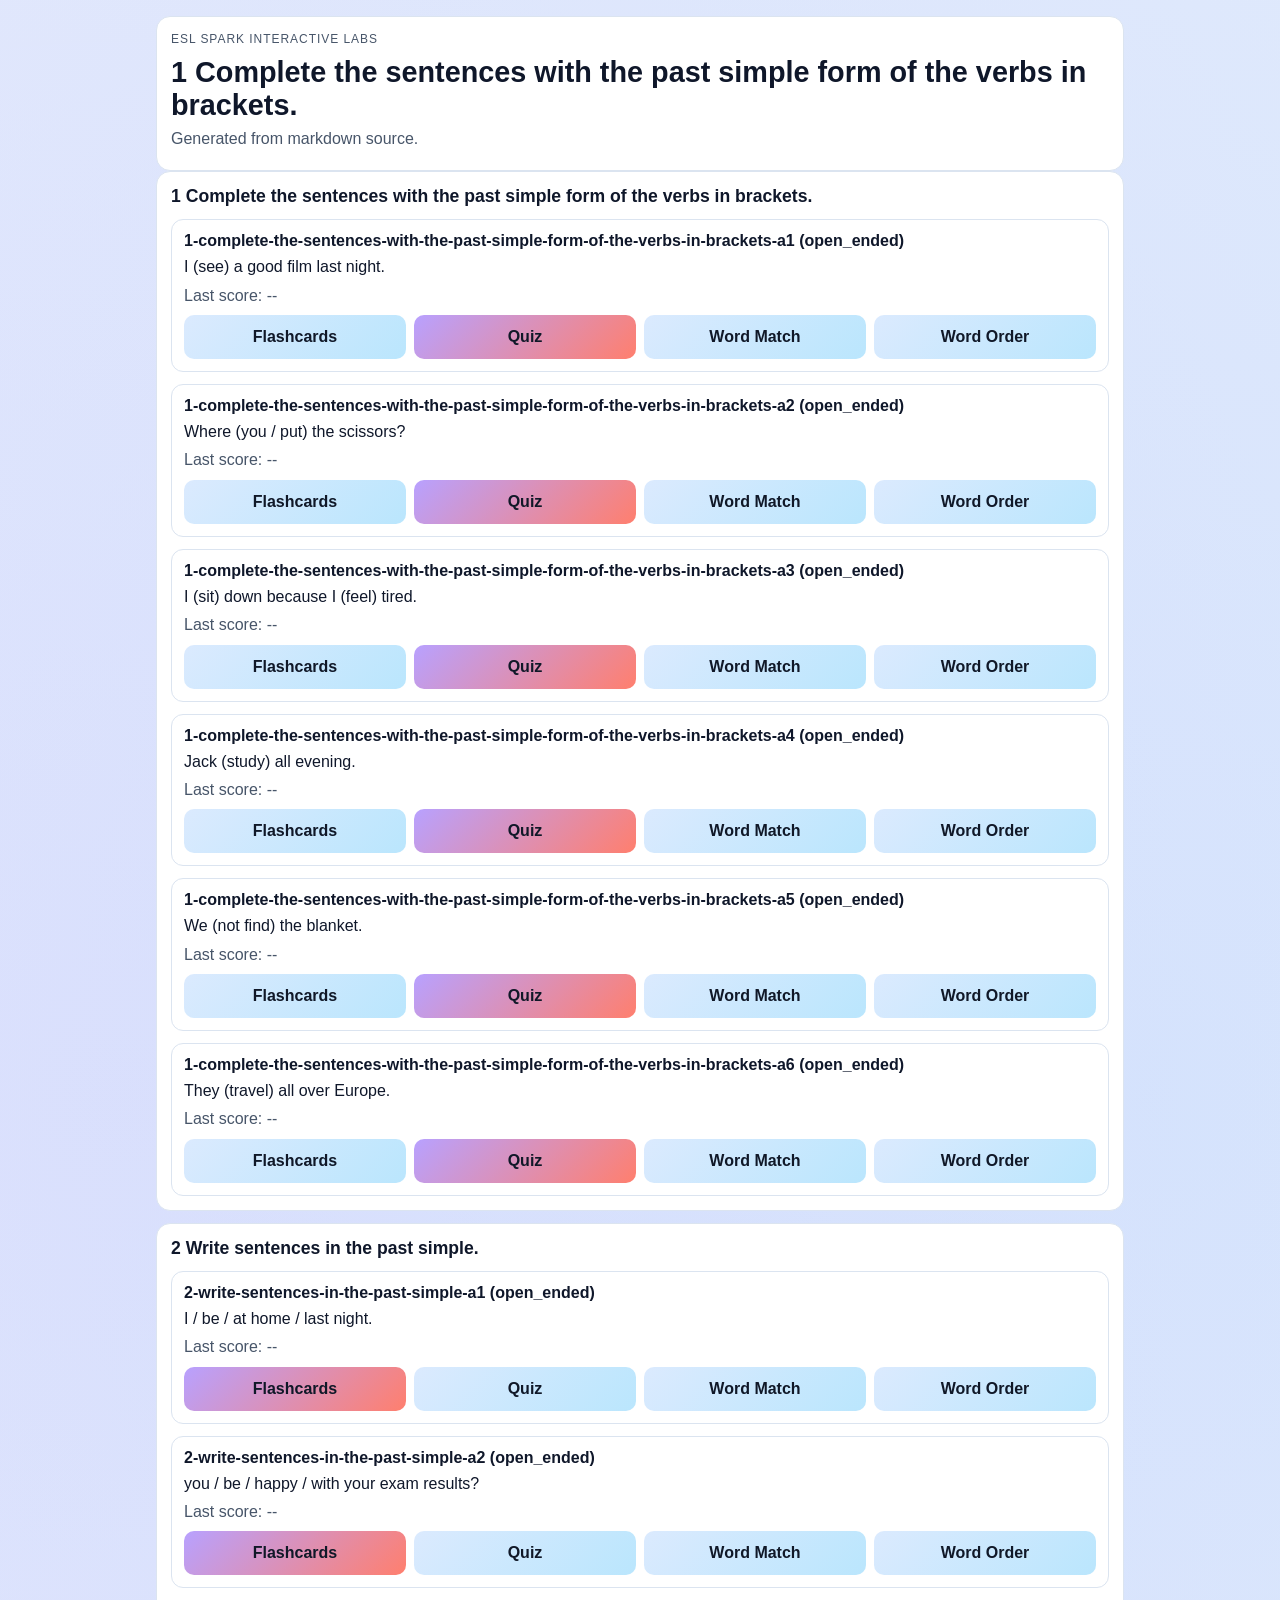
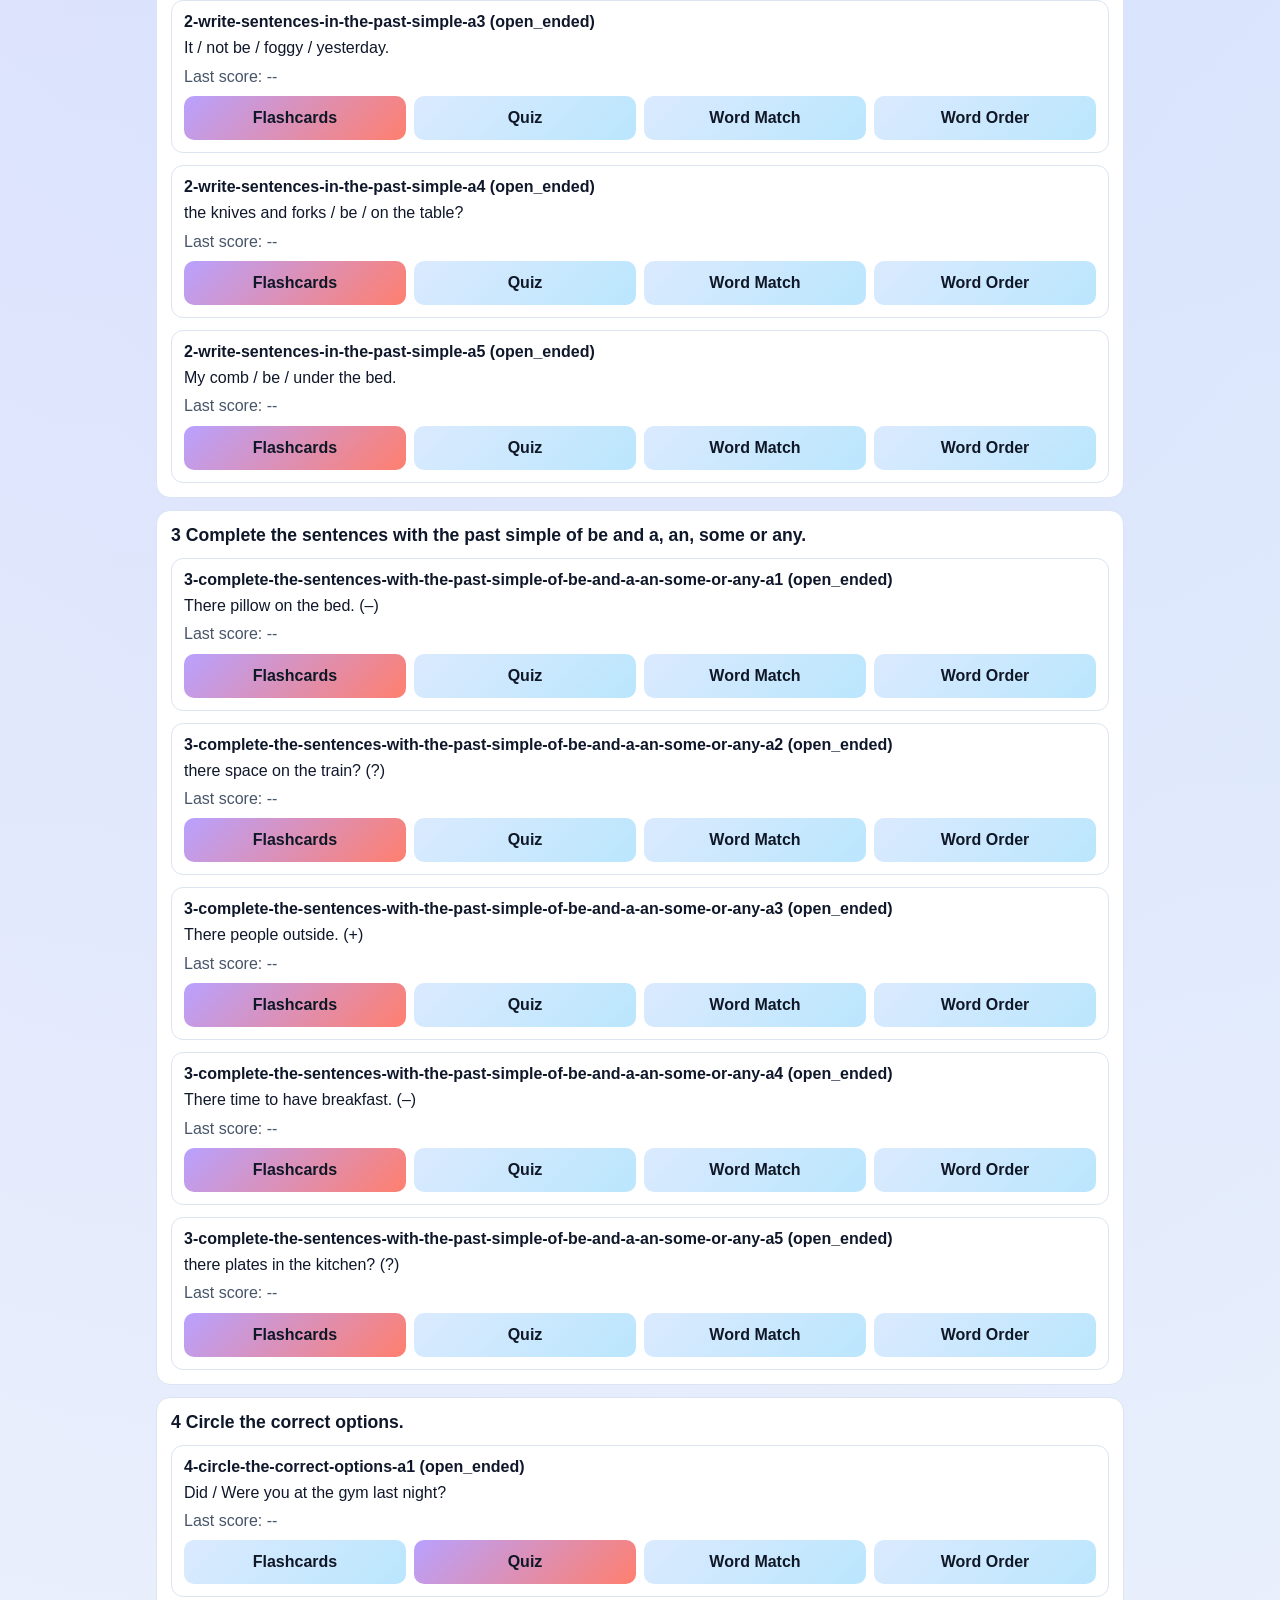
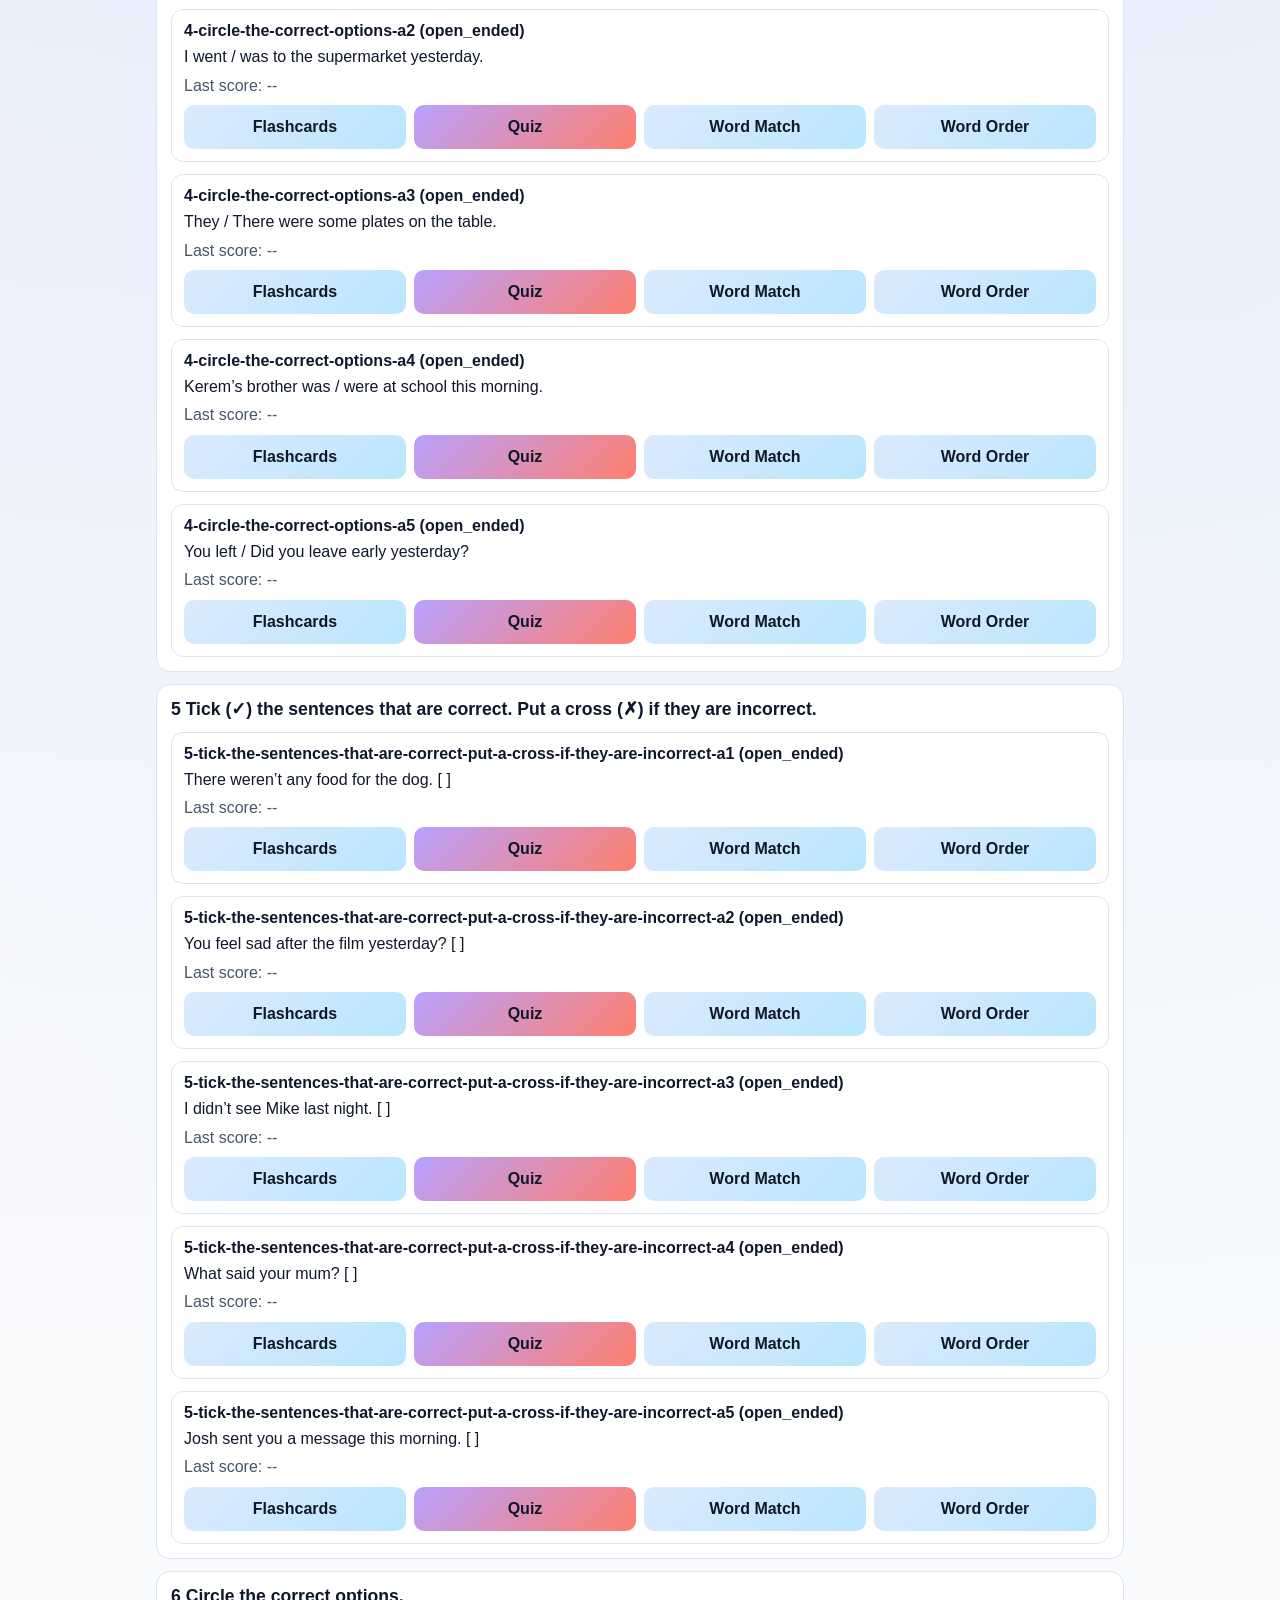
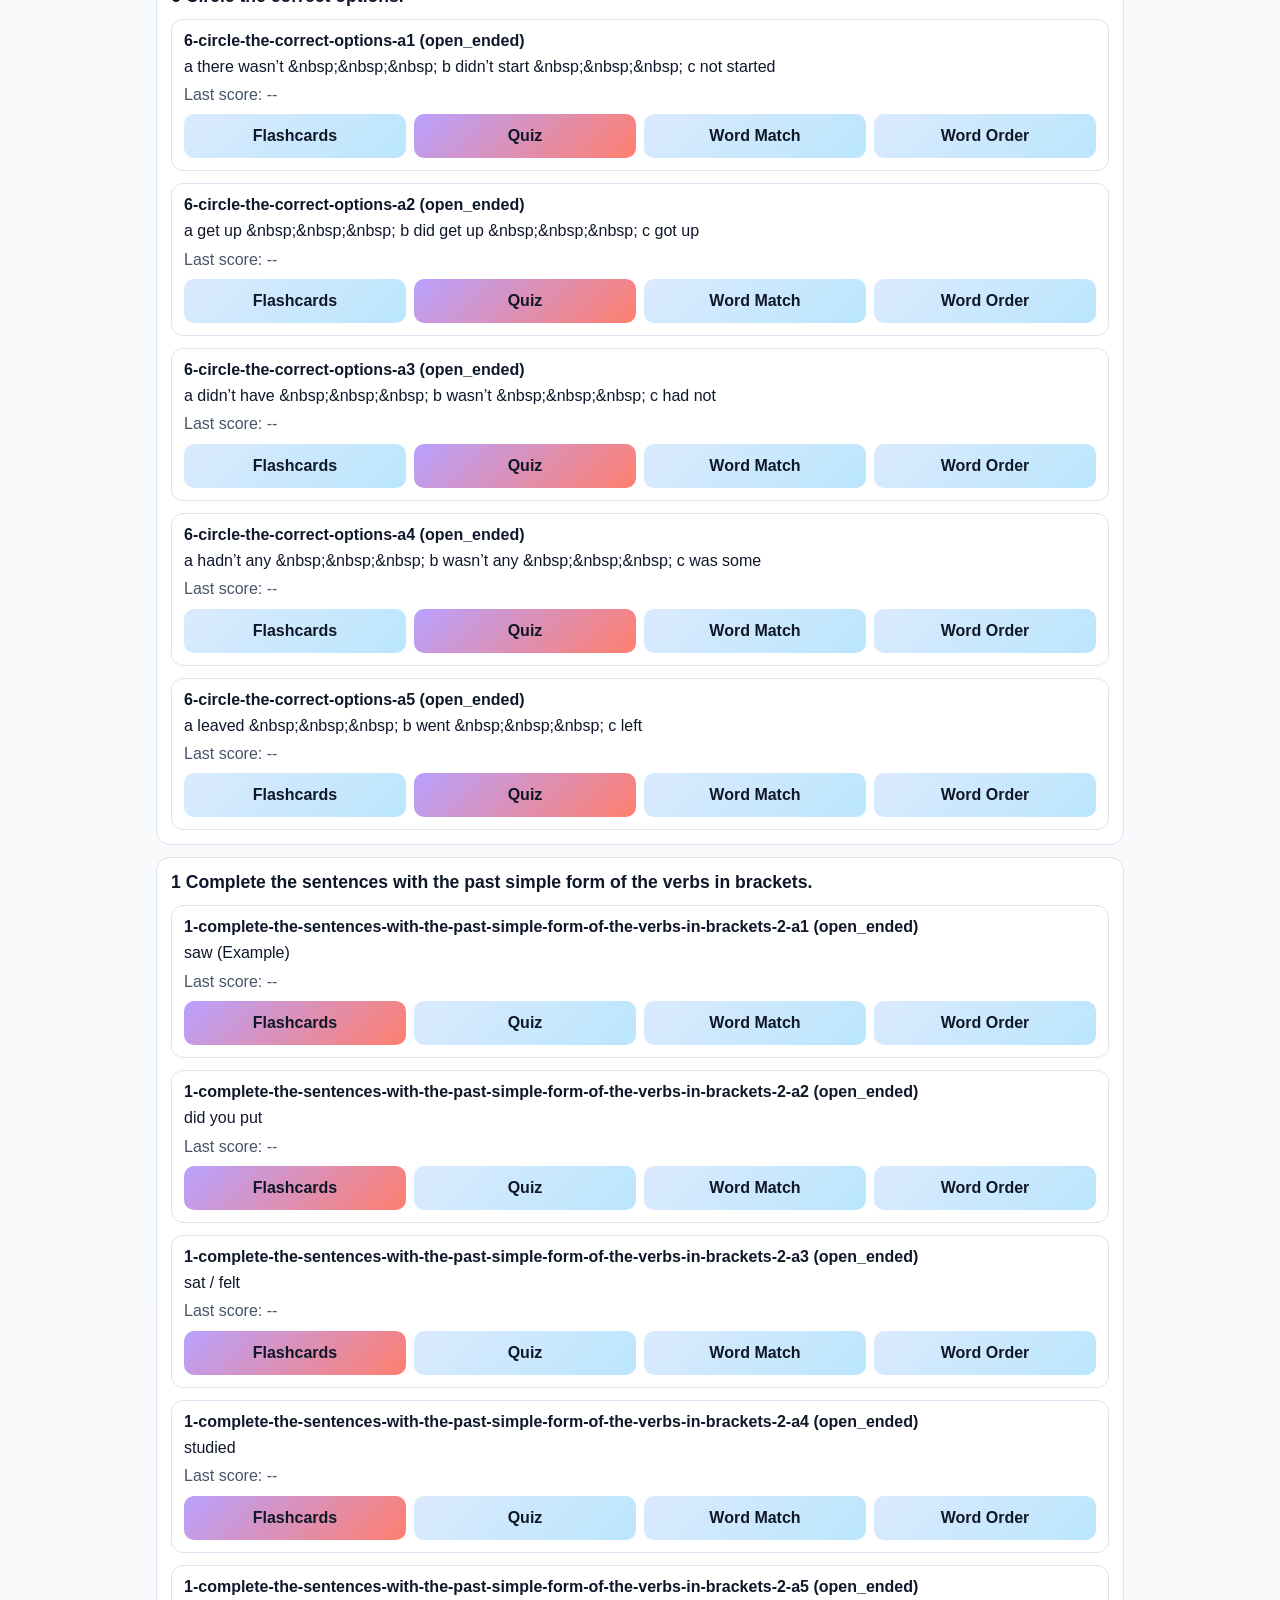
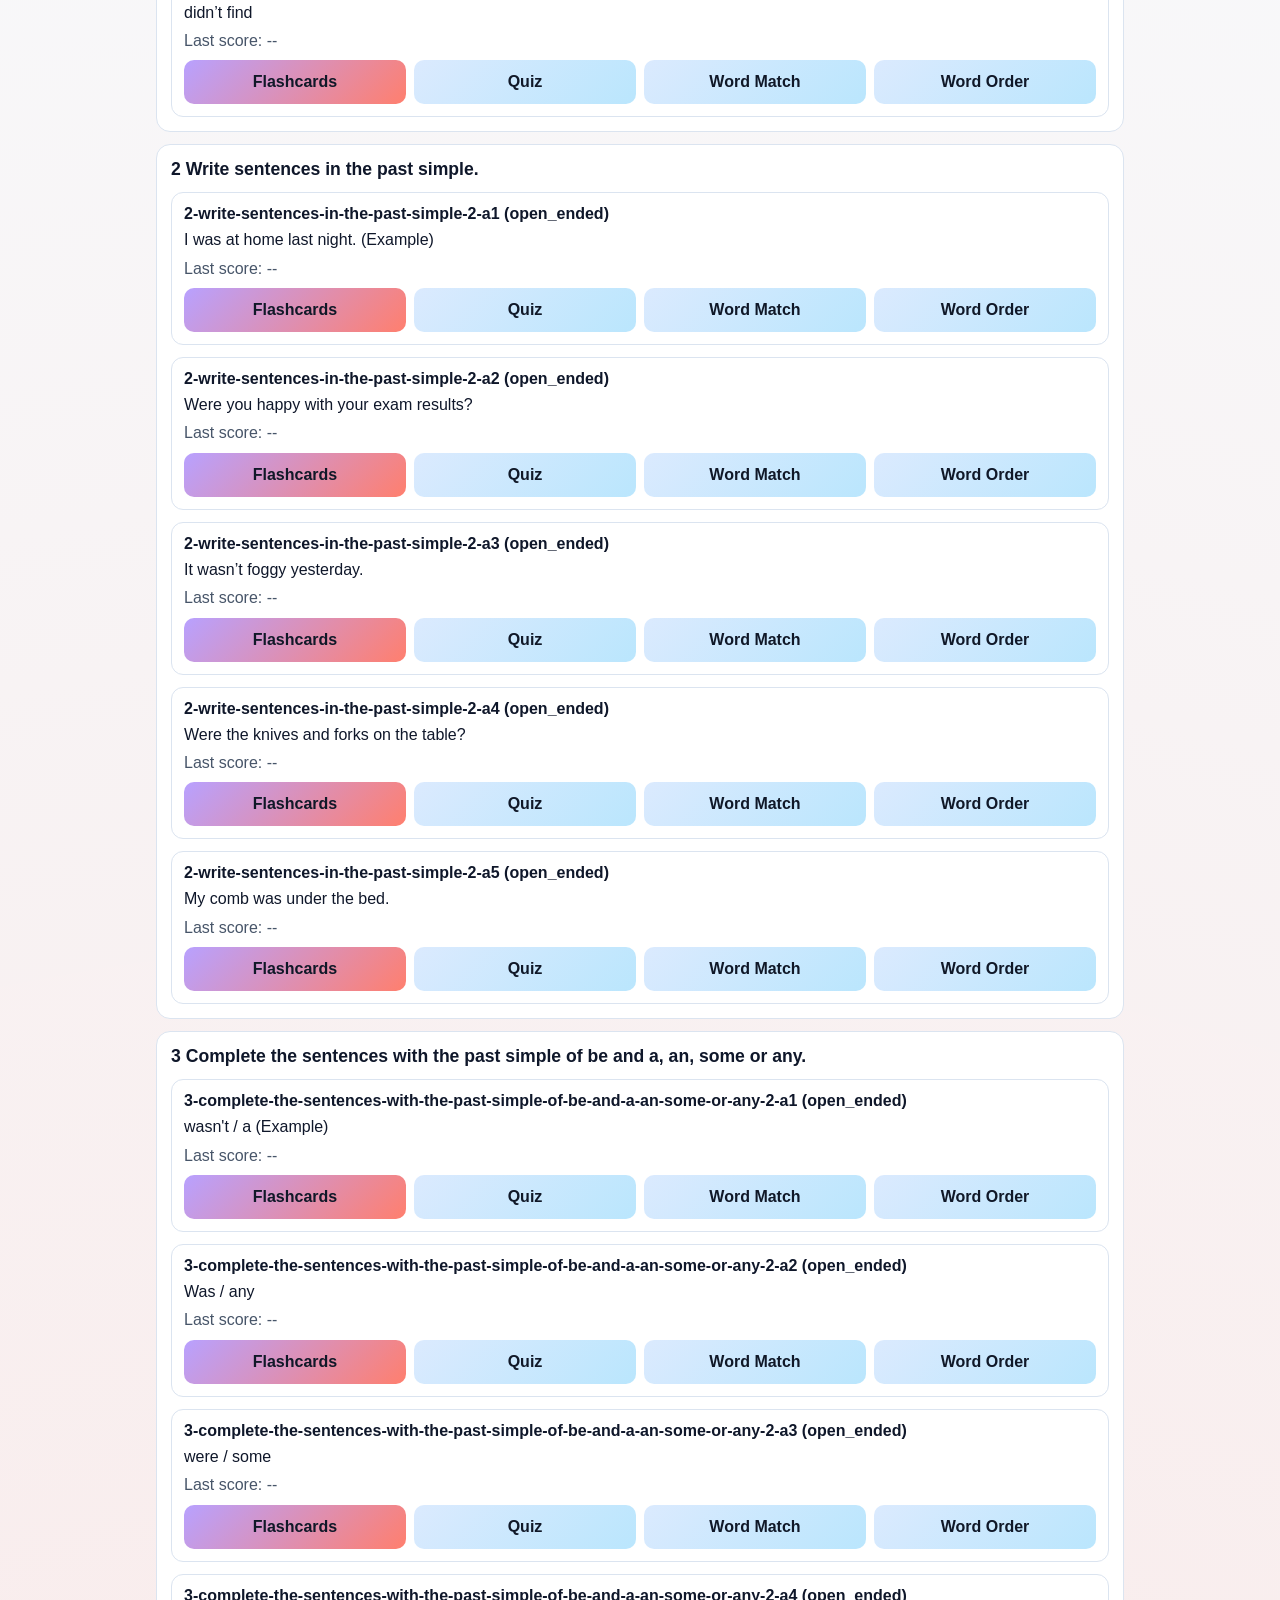
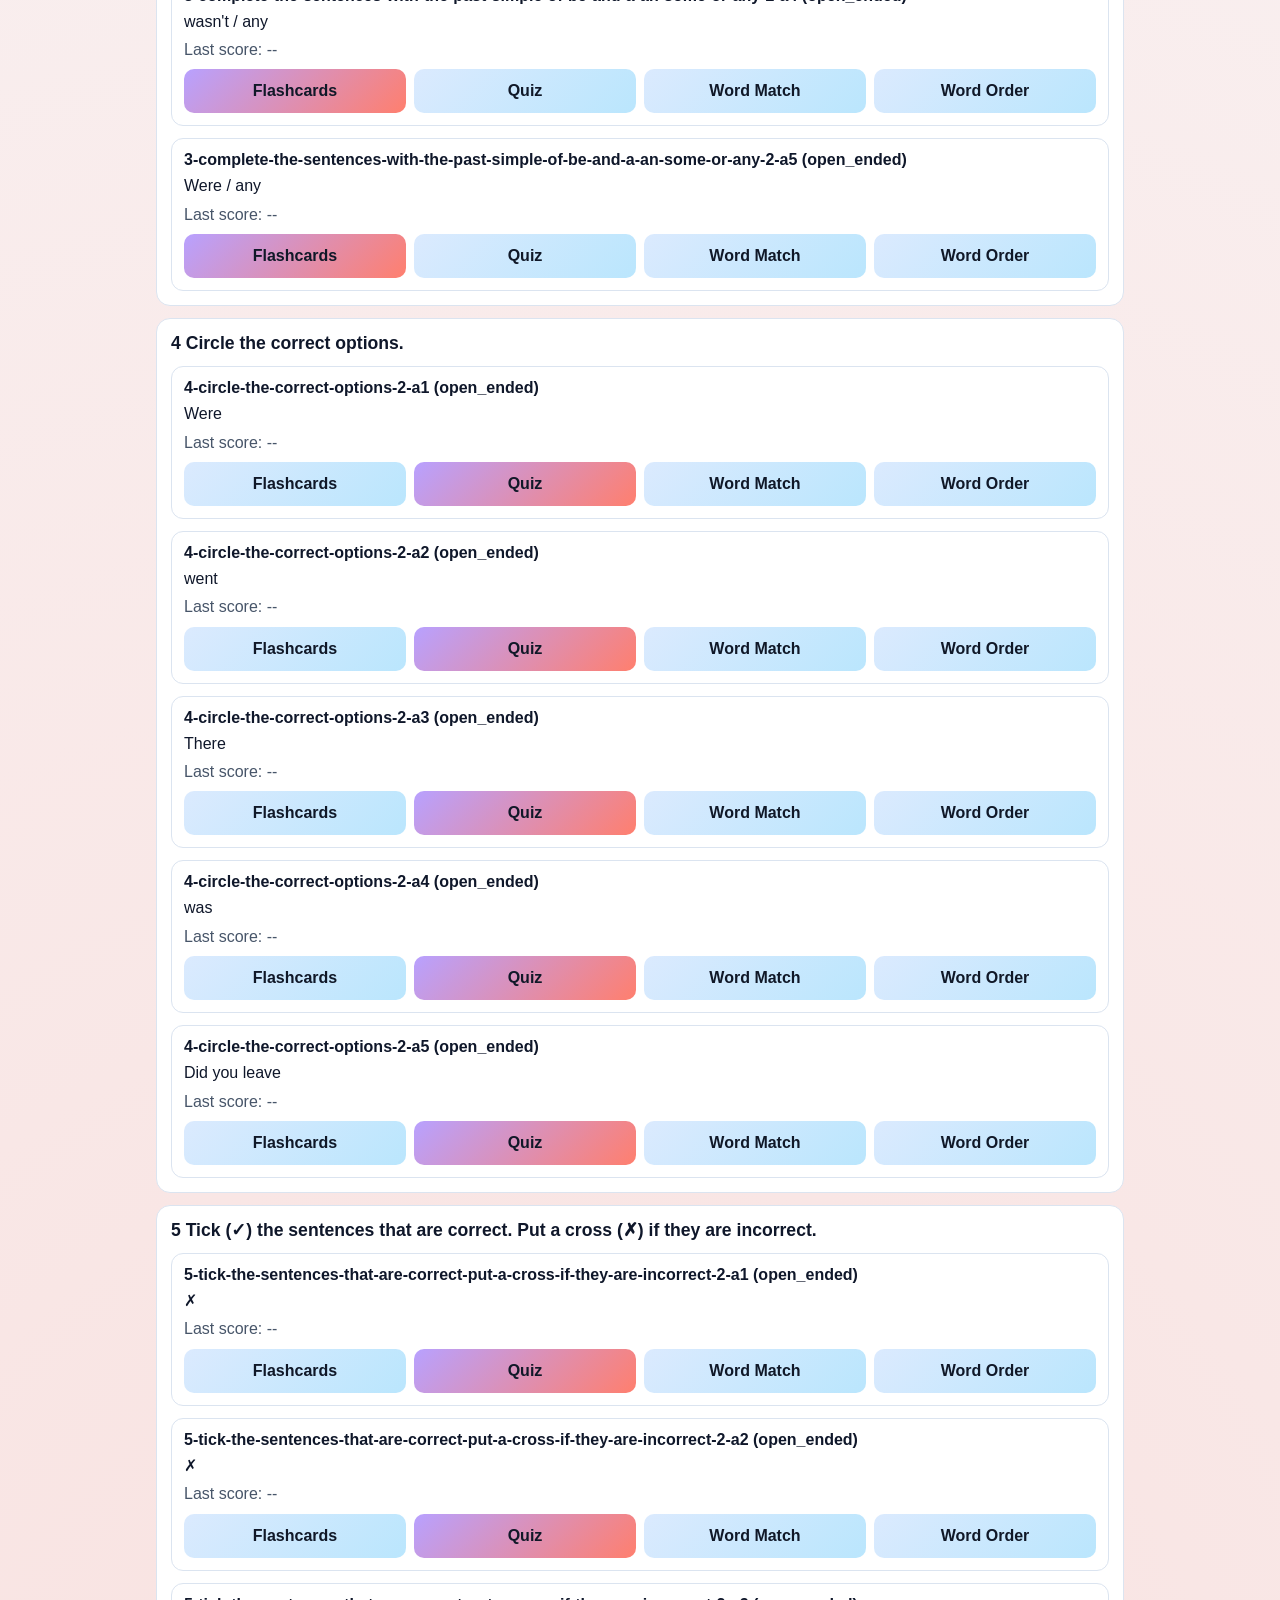
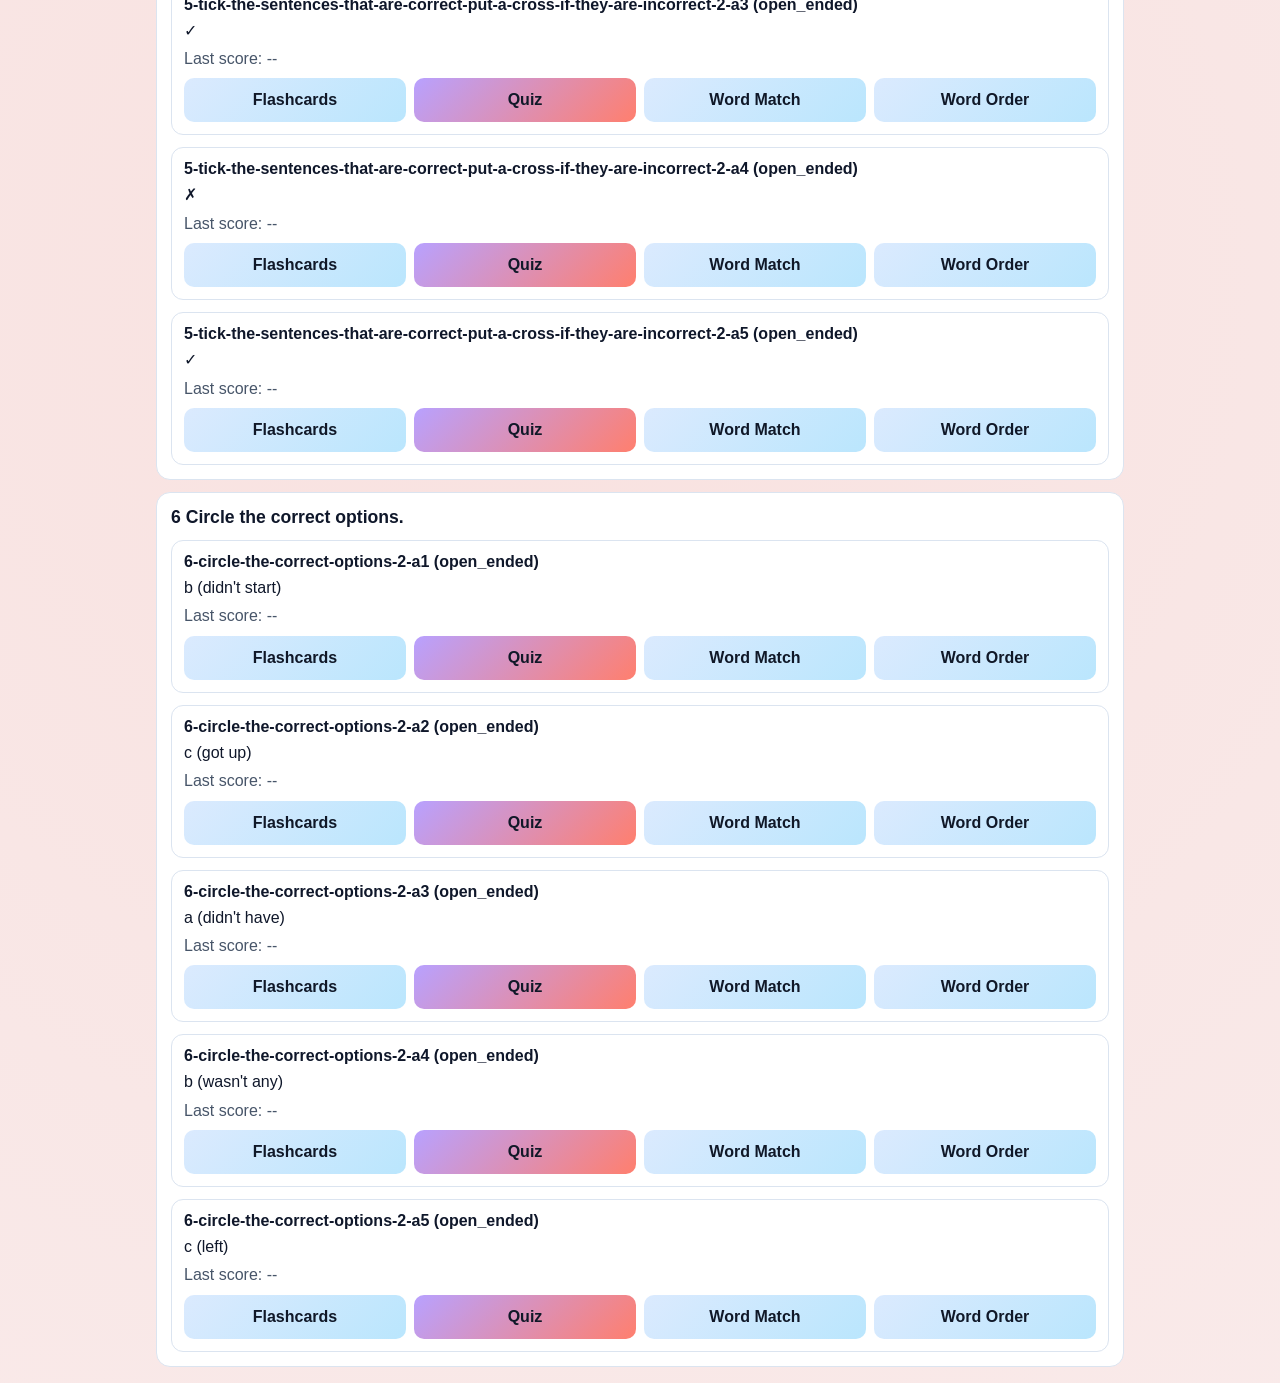
<file: PATHWAYS_Placement_Test_A1+/index.html>
<!doctype html>
<html lang="en">
  <head>
    <meta charset="utf-8" />
    <meta name="viewport" content="width=device-width, initial-scale=1" />
    <title>Offline Lesson Dashboard</title>
    <link rel="stylesheet" href="./assets/css/main.css" />
  </head>
  <body>
    <main class="container">
      <header class="card">
        <p class="eyebrow">ESL Spark Interactive Labs</p>
        <h1 id="lesson-title">Lesson</h1>
        <p id="lesson-meta" class="muted"></p>
      </header>
      <section id="sections" class="stack" aria-live="polite"></section>
    </main>
    <script src="./assets/js/app.js"></script>
  </body>
</html>
</file>
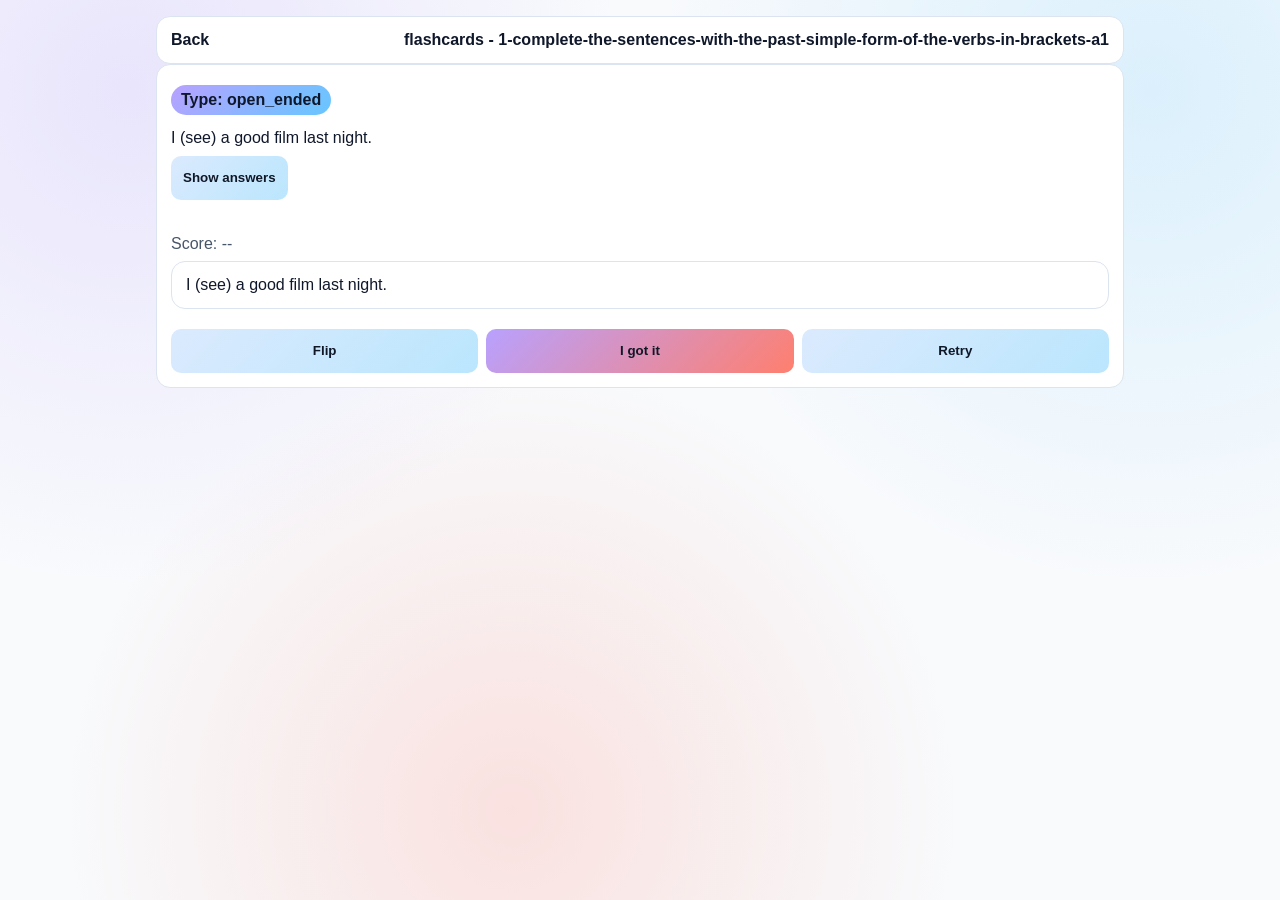
<file: PATHWAYS_Placement_Test_A1+/games/flashcards/index.html>
<!doctype html>
<html lang="en">
  <head>
    <meta charset="utf-8" />
    <meta name="viewport" content="width=device-width, initial-scale=1" />
    <title>Flashcards | Offline Lesson</title>
    <link rel="stylesheet" href="../../assets/css/main.css" />
  </head>
  <body>
    <main class="container">
      <header class="card row">
        <a class="link" href="../../index.html">Back</a>
        <strong id="activity-title">Flashcards</strong>
      </header>
      <section class="card">
        <p id="activity-type" class="pill"></p>
        <p id="activity-prompt"></p>
        <div class="row gap">
          <button id="toggle-answers" class="btn alt" type="button">Show answers</button>
        </div>
        <p id="status" class="status" aria-live="polite"></p>
        <p id="score" class="muted">Score: --</p>
        <div id="game-root" class="stack"></div>
        <div id="answers" class="card hidden"></div>
      </section>
    </main>
    <script src="./app.js"></script>
  </body>
</html>
</file>
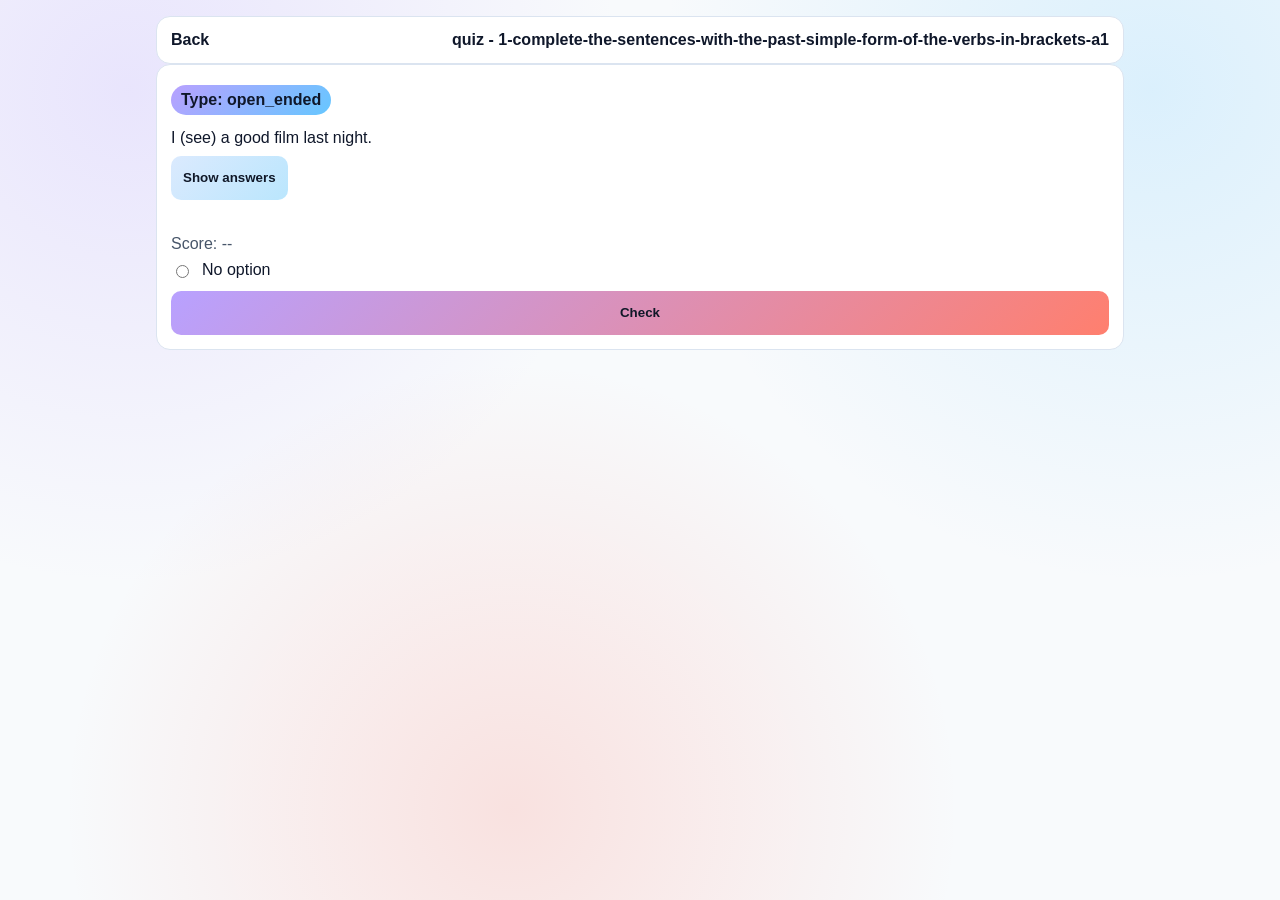
<file: PATHWAYS_Placement_Test_A1+/games/quiz/index.html>
<!doctype html>
<html lang="en">
  <head>
    <meta charset="utf-8" />
    <meta name="viewport" content="width=device-width, initial-scale=1" />
    <title>Quiz | Offline Lesson</title>
    <link rel="stylesheet" href="../../assets/css/main.css" />
  </head>
  <body>
    <main class="container">
      <header class="card row">
        <a class="link" href="../../index.html">Back</a>
        <strong id="activity-title">Quiz</strong>
      </header>
      <section class="card">
        <p id="activity-type" class="pill"></p>
        <p id="activity-prompt"></p>
        <div class="row gap">
          <button id="toggle-answers" class="btn alt" type="button">Show answers</button>
        </div>
        <p id="status" class="status" aria-live="polite"></p>
        <p id="score" class="muted">Score: --</p>
        <div id="game-root" class="stack"></div>
        <div id="answers" class="card hidden"></div>
      </section>
    </main>
    <script src="./app.js"></script>
  </body>
</html>
</file>
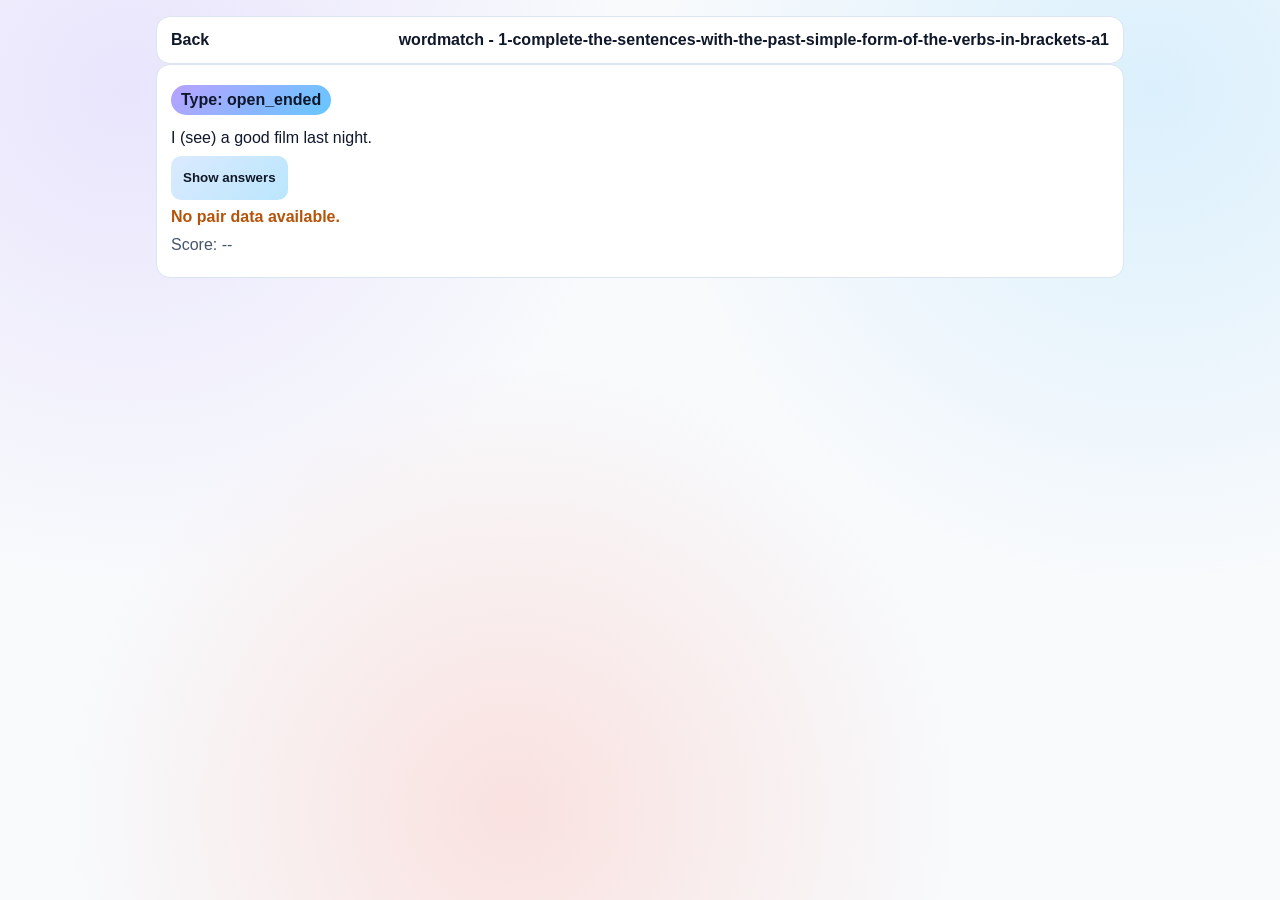
<file: PATHWAYS_Placement_Test_A1+/games/wordmatch/index.html>
<!doctype html>
<html lang="en">
  <head>
    <meta charset="utf-8" />
    <meta name="viewport" content="width=device-width, initial-scale=1" />
    <title>Wordmatch | Offline Lesson</title>
    <link rel="stylesheet" href="../../assets/css/main.css" />
  </head>
  <body>
    <main class="container">
      <header class="card row">
        <a class="link" href="../../index.html">Back</a>
        <strong id="activity-title">Wordmatch</strong>
      </header>
      <section class="card">
        <p id="activity-type" class="pill"></p>
        <p id="activity-prompt"></p>
        <div class="row gap">
          <button id="toggle-answers" class="btn alt" type="button">Show answers</button>
        </div>
        <p id="status" class="status" aria-live="polite"></p>
        <p id="score" class="muted">Score: --</p>
        <div id="game-root" class="stack"></div>
        <div id="answers" class="card hidden"></div>
      </section>
    </main>
    <script src="./app.js"></script>
  </body>
</html>
</file>
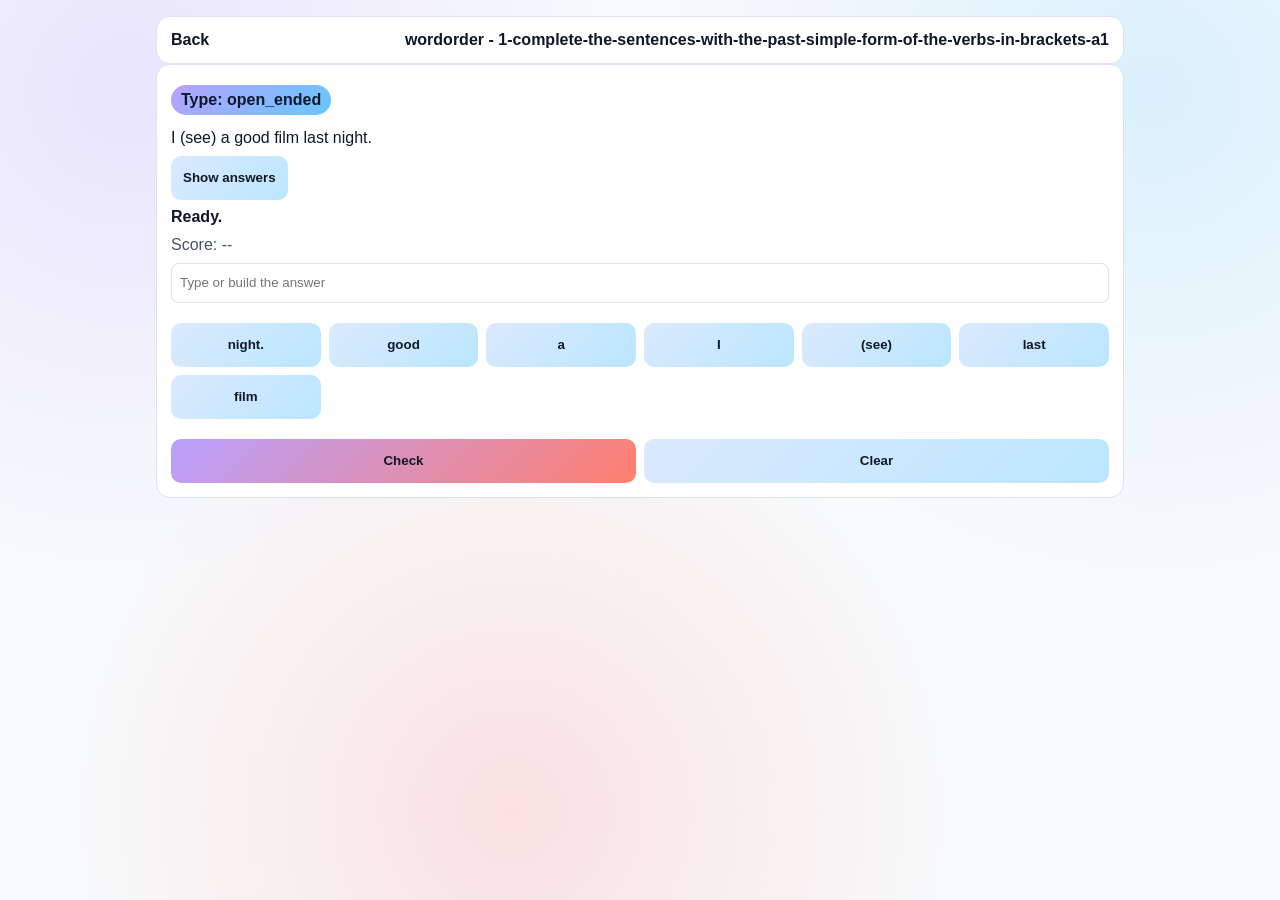
<file: PATHWAYS_Placement_Test_A1+/games/wordorder/index.html>
<!doctype html>
<html lang="en">
  <head>
    <meta charset="utf-8" />
    <meta name="viewport" content="width=device-width, initial-scale=1" />
    <title>Wordorder | Offline Lesson</title>
    <link rel="stylesheet" href="../../assets/css/main.css" />
  </head>
  <body>
    <main class="container">
      <header class="card row">
        <a class="link" href="../../index.html">Back</a>
        <strong id="activity-title">Wordorder</strong>
      </header>
      <section class="card">
        <p id="activity-type" class="pill"></p>
        <p id="activity-prompt"></p>
        <div class="row gap">
          <button id="toggle-answers" class="btn alt" type="button">Show answers</button>
        </div>
        <p id="status" class="status" aria-live="polite"></p>
        <p id="score" class="muted">Score: --</p>
        <div id="game-root" class="stack"></div>
        <div id="answers" class="card hidden"></div>
      </section>
    </main>
    <script src="./app.js"></script>
  </body>
</html>
</file>
<file: PATHWAYS_Placement_Test_A1+/assets/css/main.css>
:root {
  --bg: #f8fafc;
  --card: #ffffff;
  --text: #0f172a;
  --muted: #475569;
  --line: #dbe4f0;
  --lavender: #b8a1ff;
  --coral: #ff7f6e;
  --sky: #66c7ff;
  --ok: #047857;
  --warn: #b45309;
}

* { box-sizing: border-box; }
html, body { margin: 0; padding: 0; }
body {
  min-height: 100vh;
  font-family: "Segoe UI", Arial, sans-serif;
  color: var(--text);
  background:
    radial-gradient(circle at 10% 10%, rgba(184, 161, 255, 0.24), transparent 35%),
    radial-gradient(circle at 90% 10%, rgba(102, 199, 255, 0.2), transparent 35%),
    radial-gradient(circle at 40% 90%, rgba(255, 127, 110, 0.2), transparent 40%),
    var(--bg);
}

.container { width: min(1000px, 100%); margin: 0 auto; padding: 16px; }
.stack { display: grid; gap: 12px; }
.row { display: flex; align-items: center; justify-content: space-between; }
.gap { gap: 10px; }

.card {
  background: var(--card);
  border: 1px solid var(--line);
  border-radius: 14px;
  padding: 14px;
}

.eyebrow {
  margin: 0 0 8px;
  font-size: 12px;
  text-transform: uppercase;
  letter-spacing: 0.08em;
  color: var(--muted);
}

h1 { margin: 0; font-size: clamp(1.3rem, 1rem + 1vw, 1.9rem); }
h2 { margin: 0; font-size: 1.1rem; }
h3 { margin: 0; font-size: 1rem; }
p { margin: 6px 0; line-height: 1.4; }
.muted { color: var(--muted); }

.activity { border: 1px solid var(--line); border-radius: 12px; padding: 12px; }
.button-grid { display: grid; grid-template-columns: repeat(auto-fit, minmax(130px, 1fr)); gap: 8px; margin-top: 8px; }

.btn,
.btn-link {
  display: inline-flex;
  align-items: center;
  justify-content: center;
  min-height: 44px;
  border: 0;
  border-radius: 10px;
  padding: 10px 12px;
  font-weight: 700;
  text-decoration: none;
  color: #101828;
  background: linear-gradient(135deg, var(--lavender), var(--coral));
  cursor: pointer;
}

.btn.alt,
.btn-link.alt { background: linear-gradient(135deg, #dbeafe, #bae6fd); }

.status { min-height: 1.3em; font-weight: 700; }
.status.ok { color: var(--ok); }
.status.warn { color: var(--warn); }

.hidden { display: none; }
.input, select {
  width: 100%;
  min-height: 40px;
  border: 1px solid var(--line);
  border-radius: 8px;
  padding: 8px;
}

.pill {
  display: inline-block;
  padding: 4px 10px;
  border-radius: 999px;
  background: linear-gradient(135deg, var(--lavender), var(--sky));
  font-weight: 700;
}

.link { color: var(--text); text-decoration: none; font-weight: 700; }
.pair { display: grid; grid-template-columns: minmax(120px, 1fr) minmax(150px, 1fr); gap: 10px; align-items: center; }

@media (max-width: 680px) {
  .pair { grid-template-columns: 1fr; }
}
</file>
